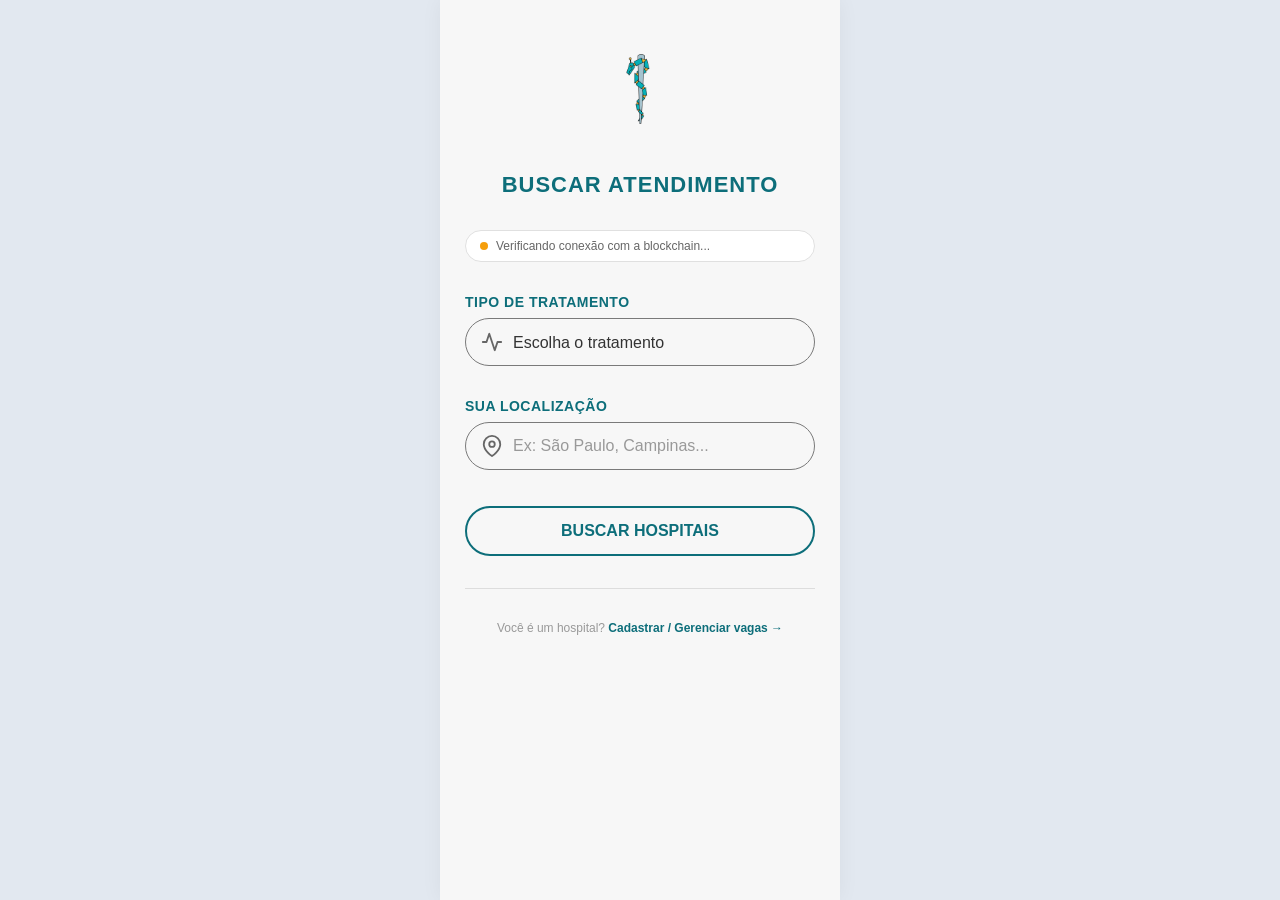
<file: src/interface-paciente/index.html>
<!DOCTYPE html>
<html lang="pt-BR">
<head>
    <meta charset="UTF-8">
    <meta name="viewport" content="width=device-width, initial-scale=1.0">
    <title>MedIn - Buscar Atendimento</title>
    <style>
        * { margin: 0; padding: 0; box-sizing: border-box; font-family: 'Arial', 'Helvetica Neue', sans-serif; }

        body {
            background-color: #e2e8f0;
            display: flex;
            justify-content: center;
            min-height: 100vh;
        }

        .mobile-container {
            width: 100%;
            max-width: 400px;
            min-height: 100vh;
            background-color: #f7f7f7;
            box-shadow: 0 0 20px rgba(0, 0, 0, 0.05);
            display: flex;
            flex-direction: column;
            align-items: center;
            padding: 40px 25px;
            gap: 32px;
        }

        .logo-wrapper {
            display: flex;
            justify-content: center;
            width: 100%;
        }

        .logo-wrapper img {
            width: 100px;
            height: auto;
            object-fit: contain;
            border-radius: 12px;
        }

        .page-title {
            color: #0d6e7a;
            font-size: 22px;
            font-weight: 900;
            text-transform: uppercase;
            letter-spacing: 1px;
            text-align: center;
        }

        .input-group {
            display: flex;
            flex-direction: column;
            align-items: center;
            gap: 8px;
            width: 100%;
        }

        label {
            color: #0d6e7a;
            font-weight: 900;
            font-size: 14px;
            letter-spacing: 0.5px;
            text-transform: uppercase;
            align-self: flex-start;
        }

        .input-wrapper {
            display: flex;
            align-items: center;
            width: 100%;
            border: 1.5px solid #7a7a7a;
            border-radius: 25px;
            padding: 12px 15px;
            background-color: transparent;
            transition: border-color 0.2s;
        }

        .input-wrapper:focus-within { border-color: #0d6e7a; }

        .input-wrapper svg { width: 22px; height: 22px; stroke: #666; flex-shrink: 0; }

        .input-wrapper input,
        .input-wrapper select {
            flex: 1;
            border: none;
            background: transparent;
            outline: none;
            font-size: 16px;
            color: #333;
            margin-left: 10px;
        }

        .input-wrapper select { appearance: none; cursor: pointer; }
        .input-wrapper input::placeholder { color: #999; }

        /* Status blockchain */
        .blockchain-status {
            display: flex;
            align-items: center;
            gap: 8px;
            font-size: 12px;
            color: #666;
            width: 100%;
            padding: 8px 14px;
            background: #fff;
            border-radius: 20px;
            border: 1px solid #e0e0e0;
        }

        .status-dot {
            width: 8px;
            height: 8px;
            border-radius: 50%;
            background: #ccc;
            flex-shrink: 0;
            transition: background 0.3s;
        }

        .status-dot.connected { background: #22c55e; }
        .status-dot.error { background: #ef4444; }
        .status-dot.loading { background: #f59e0b; animation: pulse 1s infinite; }

        @keyframes pulse { 0%, 100% { opacity: 1; } 50% { opacity: 0.4; } }

        .btn-buscar {
            margin-top: 4px;
            padding: 14px 40px;
            border: 2px solid #0d6e7a;
            border-radius: 25px;
            background-color: transparent;
            color: #0d6e7a;
            font-size: 16px;
            font-weight: 900;
            cursor: pointer;
            text-transform: uppercase;
            transition: all 0.2s ease-in-out;
            width: 100%;
        }

        .btn-buscar:hover { background-color: #0d6e7a; color: #fff; }
        .btn-buscar:active { transform: scale(0.97); }
        .btn-buscar:disabled { opacity: 0.5; cursor: not-allowed; transform: none; }

        .divider {
            width: 100%;
            height: 1px;
            background: #ddd;
        }

        .nav-hospital {
            text-align: center;
            font-size: 12px;
            color: #999;
        }

        .nav-hospital a {
            color: #0d6e7a;
            font-weight: 700;
            text-decoration: none;
        }

        .nav-hospital a:hover { text-decoration: underline; }
    </style>
</head>
<body>
    <main class="mobile-container">

        <div class="logo-wrapper">
            <img src="assets/logoMedIn.jpeg" alt="MedIn Logo">
        </div>

        <p class="page-title">Buscar Atendimento</p>

        <div class="blockchain-status">
            <div class="status-dot loading" id="statusDot"></div>
            <span id="statusText">Verificando conexão com a blockchain...</span>
        </div>

        <div class="input-group">
            <label for="atendimento">Tipo de Tratamento</label>
            <div class="input-wrapper">
                <svg viewBox="0 0 24 24" fill="none" stroke-width="2" stroke-linecap="round" stroke-linejoin="round">
                    <path d="M22 12h-4l-3 9L9 3l-3 9H2"/>
                </svg>
                <select id="atendimento">
                    <option value="" selected disabled>Escolha o tratamento</option>
                    <option value="clinica geral">Clínico Geral</option>
                    <option value="pediatria">Pediatria</option>
                    <option value="cardiologista">Cardiologista</option>
                    <option value="ortopedia">Ortopedia</option>
                </select>
            </div>
        </div>

        <div class="input-group">
            <label for="localizacao">Sua Localização</label>
            <div class="input-wrapper">
                <svg viewBox="0 0 24 24" fill="none" stroke-width="2" stroke-linecap="round" stroke-linejoin="round">
                    <path d="M21 10c0 7-9 13-9 13s-9-6-9-13a9 9 0 0 1 18 0z"/>
                    <circle cx="12" cy="10" r="3"/>
                </svg>
                <input type="text" id="localizacao" placeholder="Ex: São Paulo, Campinas...">
            </div>
        </div>

        <button type="button" class="btn-buscar" id="btn-buscar">Buscar Hospitais</button>

        <div class="divider"></div>

        <p class="nav-hospital">
            Você é um hospital? <a href="../interface-hospital/cadastro/index.html">Cadastrar / Gerenciar vagas →</a>
        </p>

    </main>

    <script src="./ethers.umd.min.js"></script>
    <script>
const MONAD_CHAIN_ID = "0x279F";
const MONAD_NETWORK = {
    chainId: "0x278F",
    chainName: "Monad Testnet",
    nativeCurrency: { name: "MON", symbol: "MON", decimals: 18 },
    rpcUrls: ["https://testnet-rpc.monad.xyz"],
    blockExplorerUrls: ["https://testnet.monadexplorer.com"]
};

async function garantirRedeMonad() {
    const chainAtual = await window.ethereum.request({ method: "eth_chainId" });
    if (chainAtual === MONAD_CHAIN_ID) return; // já está na rede certa

    try {
        await window.ethereum.request({
            method: "wallet_switchEthereumChain",
            params: [{ chainId: MONAD_CHAIN_ID }]
        });
    } catch (err) {
        // Código 4902 = rede não cadastrada na MetaMask ainda
        if (err.code === 4902) {
            await window.ethereum.request({
                method: "wallet_addEthereumChain",
                params: [MONAD_NETWORK]
            });
        } else {
            throw err;
        }
    }
}

        const CONTRACT_ADDRESS = "0x3e33cF43dFb58a34cB8c95B0fdf20814D4f8a82B";
        const CONTRACT_ABI = [
            "function totalHospitais() external view returns (uint256)"
        ];

        const statusDot = document.getElementById('statusDot');
        const statusText = document.getElementById('statusText');
        const btnBuscar = document.getElementById('btn-buscar');

        // Aguarda a MetaMask injetar window.ethereum (pode demorar alguns ms)
        function aguardarEthereum(tentativas = 30) {
            return new Promise((resolve) => {
                if (typeof window.ethereum !== 'undefined') {
                    return resolve(true);
                }
                let tentativa = 0;
                const intervalo = setInterval(() => {
                    tentativa++;
                    if (typeof window.ethereum !== 'undefined') {
                        clearInterval(intervalo);
                        resolve(true);
                    } else if (tentativa >= tentativas) {
                        clearInterval(intervalo);
                        resolve(false);
                    }
                }, 100); // verifica a cada 100ms, até 1 segundo
            });
        }

        async function verificarConexao() {
            try {
                const encontrou = await aguardarEthereum();
                if (!encontrou) {
                    throw new Error('MetaMask não encontrada');
                }
                await garantirRedeMonad();
                const provider = new ethers.BrowserProvider(window.ethereum);
                const contract = new ethers.Contract(CONTRACT_ADDRESS, CONTRACT_ABI, provider);
                const total = await contract.totalHospitais();
                statusDot.className = 'status-dot connected';
                statusText.textContent = `Blockchain conectada · ${Number(total)} hospital(is) cadastrado(s)`;
            } catch (err) {
                statusDot.className = 'status-dot error';
                // Distingue erro de "sem MetaMask" de outros erros de rede
                if (!window.ethereum) {
                    statusText.textContent = 'MetaMask não encontrada. Instale a extensão para continuar.';
                    btnBuscar.disabled = true;
                } else {
                    statusText.textContent = 'MetaMask encontrada, mas houve erro ao consultar a rede. Verifique se está na rede correta.';
                    // Não desabilita o botão — o usuário pode tentar buscar mesmo assim
                }
            }
        }

        function normalizarTexto(valor) {
            return (valor || '')
                .normalize('NFD')
                .replace(/[\u0300-\u036f]/g, '')
                .trim()
                .toLowerCase();
        }

        function obterCoordenadas(localizacaoTexto) {
            const texto = normalizarTexto(localizacaoTexto);
            if (texto.includes('sao paulo')) return { lat: -23.5505, lon: -46.6333 };
            if (texto.includes('santos')) return { lat: -23.9608, lon: -46.3336 };
            if (texto.includes('campinas')) return { lat: -22.9099, lon: -47.0626 };
            if (texto.includes('taubate') || texto.includes('taubaté')) return { lat: -23.0256, lon: -45.5554 };
            if (texto.includes('sorocaba')) return { lat: -23.5015, lon: -47.4526 };
            return { lat: -23.5505, lon: -46.6333 }; // fallback SP
        }

        btnBuscar.addEventListener('click', function () {
            const categoriaSelecionada = document.getElementById('atendimento').value;
            if (!categoriaSelecionada) {
                alert('Selecione o tipo de tratamento para continuar.');
                return;
            }

            const localizacaoTexto = document.getElementById('localizacao').value || 'Sao Paulo';
            const coords = obterCoordenadas(localizacaoTexto);

            localStorage.setItem('categoriaBusca', categoriaSelecionada);
            localStorage.setItem('localizacaoTexto', localizacaoTexto);
            localStorage.setItem('userLat', String(coords.lat));
            localStorage.setItem('userLon', String(coords.lon));

            window.location.href = 'consulta.html';
        });

        verificarConexao();
    </script>
</body>
</html>
</file>
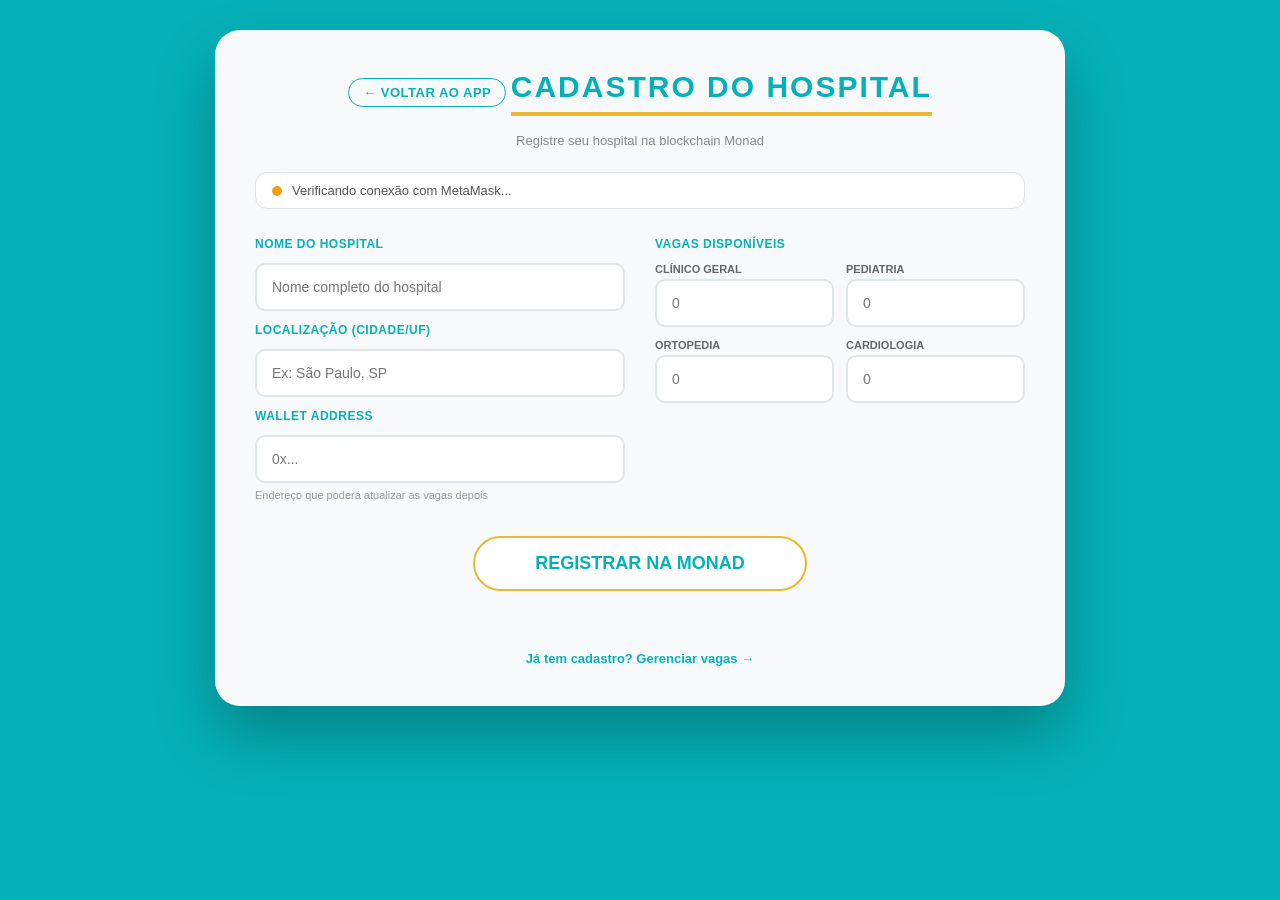
<file: src/interface-hospital/cadastro/index.html>
<!DOCTYPE html>
<html lang="pt-br">
<head>
    <meta charset="UTF-8">
    <meta name="viewport" content="width=device-width, initial-scale=1.0">
    <title>MedIn - Cadastro Hospitalar</title>
    <link rel="stylesheet" href="style.css">
</head>
<body>

    <div class="admin-panel">

        <div class="header-section">
            <a href="../../interface-paciente/index.html" class="btn-back">← Voltar ao App</a>
            <h2>Cadastro do Hospital</h2>
            <p class="header-sub">Registre seu hospital na blockchain Monad</p>
        </div>

        <!-- Status blockchain -->
        <div class="blockchain-status" id="blockchainStatus">
            <div class="status-dot loading" id="statusDot"></div>
            <span id="statusText">Verificando conexão com MetaMask...</span>
        </div>

        <div class="form-container">
            <div class="form-section">
                <label class="label-text">Nome do Hospital</label>
                <input id="hospitalNome" type="text" class="input-field" placeholder="Nome completo do hospital">

                <label class="label-text">Localização (Cidade/UF)</label>
                <input id="hospitalLocalizacao" type="text" class="input-field" placeholder="Ex: São Paulo, SP">

                <label class="label-text">Wallet Address</label>
                <input id="hospitalWallet" type="text" class="input-field" placeholder="0x...">
                <p class="field-hint">Endereço que poderá atualizar as vagas depois</p>
            </div>

            <div class="form-section">
                <label class="label-text">Vagas Disponíveis</label>
                <div class="vagas-grid">
                    <div class="vaga-item">
                        <span class="vaga-label">Clínico Geral</span>
                        <input id="vagasGeral" type="number" class="input-field" placeholder="0" min="0">
                    </div>
                    <div class="vaga-item">
                        <span class="vaga-label">Pediatria</span>
                        <input id="vagasPediatria" type="number" class="input-field" placeholder="0" min="0">
                    </div>
                    <div class="vaga-item">
                        <span class="vaga-label">Ortopedia</span>
                        <input id="vagasOrtopedia" type="number" class="input-field" placeholder="0" min="0">
                    </div>
                    <div class="vaga-item">
                        <span class="vaga-label">Cardiologia</span>
                        <input id="vagasCardio" type="number" class="input-field" placeholder="0" min="0">
                    </div>
                </div>
            </div>
        </div>

        <div class="footer-section">
            <button class="btn-register" id="btnCadastrar">Registrar na Monad</button>
        </div>

        <p id="statusCadastro" class="status-msg" aria-live="polite"></p>

        <!-- Link para gestão após cadastro (aparece depois do sucesso) -->
        <div id="linkGestao" class="link-gestao" style="display:none">
            <p>Hospital cadastrado com ID: <strong id="hospitalIdRegistrado">—</strong></p>
            <a id="btnIrGestao" href="../gestao_de_vagas/index.html" class="btn-link-gestao">
                Gerenciar Vagas →
            </a>
        </div>

        <div class="nav-links">
            <a href="../gestao_de_vagas/index.html">Já tem cadastro? Gerenciar vagas →</a>
        </div>

    </div>

    <script src="./ethers.umd.min.js"></script>
    <script src="script.js"></script>
</body>
</html>
</file>
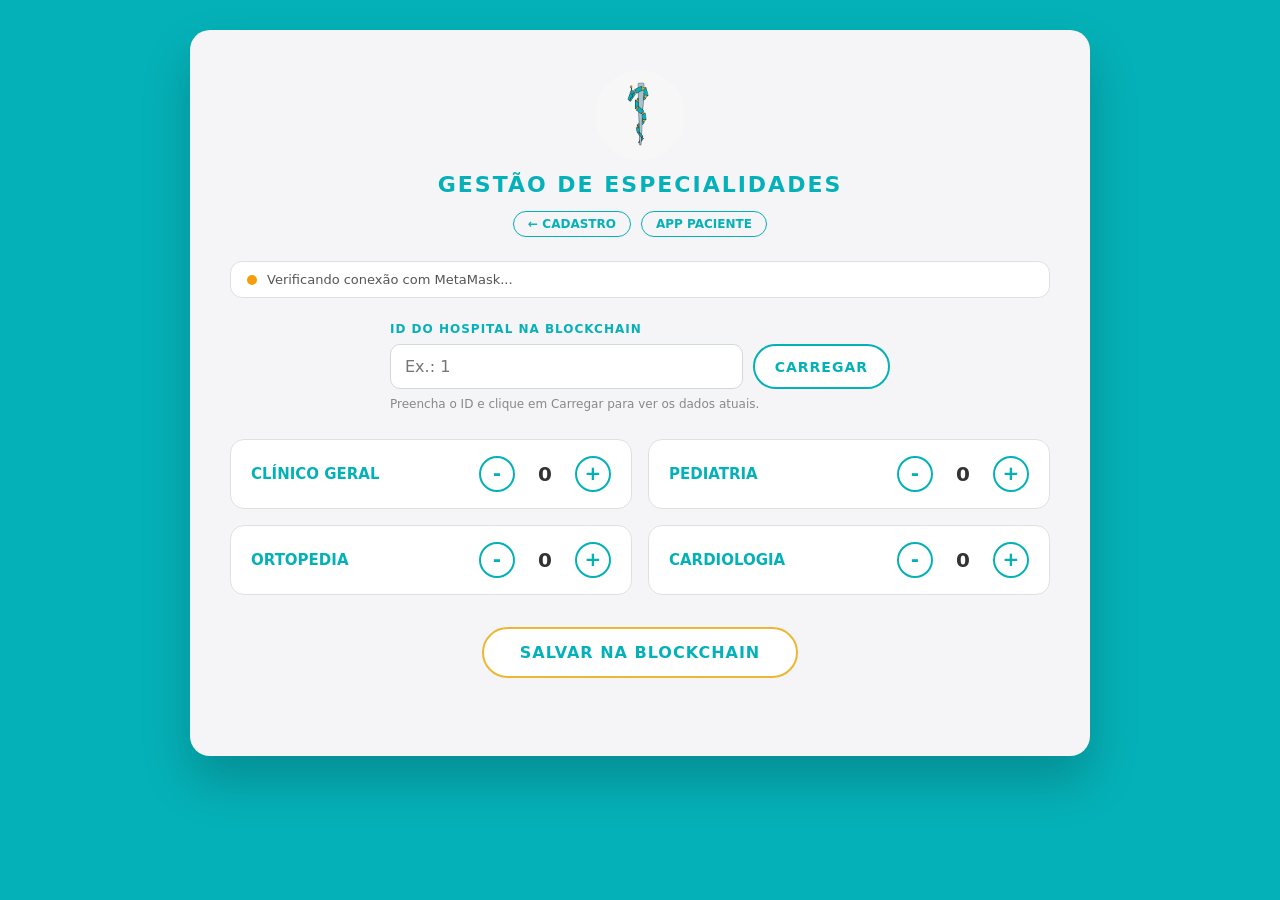
<file: src/interface-hospital/gestao_de_vagas/index.html>
<!DOCTYPE html>
<html lang="pt-br">
<head>
    <meta charset="UTF-8">
    <meta name="viewport" content="width=device-width, initial-scale=1.0">
    <title>MedIn - Gestão de Vagas</title>
    <link rel="stylesheet" href="style.css">
</head>
<body>

    <div class="web-container">

        <div class="header-section">
            <div class="logo-circle"></div>
            <h2>Gestão de Especialidades</h2>
            <div class="header-nav">
                <a href="../cadastro/index.html" class="btn-nav">← Cadastro</a>
                <a href="../../interface-paciente/index.html" class="btn-nav">App Paciente</a>
            </div>
        </div>

        <!-- Blockchain status -->
        <div class="blockchain-status" id="blockchainStatus">
            <div class="status-dot loading" id="statusDot"></div>
            <span id="statusText">Verificando conexão com MetaMask...</span>
        </div>

        <!-- ID do hospital -->
        <div class="hospital-meta">
            <label for="hospitalIdInput">ID do Hospital na Blockchain</label>
            <div class="id-input-row">
                <input id="hospitalIdInput" type="number" min="1" placeholder="Ex.: 1">
                <button class="btn-send secondary" id="btnCarregar">Carregar</button>
            </div>
            <p class="field-hint" id="hospitalNomeInfo">Preencha o ID e clique em Carregar para ver os dados atuais.</p>
        </div>

        <div class="items-grid">
            <div class="item-card">
                <div class="label-box">Clínico Geral</div>
                <div class="counter-group">
                    <button class="btn-circle" onclick="alterarQuantidade(this, -1)">-</button>
                    <span class="number-display" id="displayGeral">0</span>
                    <button class="btn-circle" onclick="alterarQuantidade(this, 1)">+</button>
                </div>
            </div>

            <div class="item-card">
                <div class="label-box">Pediatria</div>
                <div class="counter-group">
                    <button class="btn-circle" onclick="alterarQuantidade(this, -1)">-</button>
                    <span class="number-display" id="displayPediatria">0</span>
                    <button class="btn-circle" onclick="alterarQuantidade(this, 1)">+</button>
                </div>
            </div>

            <div class="item-card">
                <div class="label-box">Ortopedia</div>
                <div class="counter-group">
                    <button class="btn-circle" onclick="alterarQuantidade(this, -1)">-</button>
                    <span class="number-display" id="displayOrtopedia">0</span>
                    <button class="btn-circle" onclick="alterarQuantidade(this, 1)">+</button>
                </div>
            </div>

            <div class="item-card">
                <div class="label-box">Cardiologia</div>
                <div class="counter-group">
                    <button class="btn-circle" onclick="alterarQuantidade(this, -1)">-</button>
                    <span class="number-display" id="displayCardio">0</span>
                    <button class="btn-circle" onclick="alterarQuantidade(this, 1)">+</button>
                </div>
            </div>
        </div>

        <div class="footer-actions">
            <button class="btn-send" id="btnEnviar">Salvar na Blockchain</button>
        </div>

        <p id="statusEnvio" class="status-msg" aria-live="polite"></p>

    </div>

    <script src="./ethers.umd.min.js"></script>
    <script src="script.js"></script>
</body>
</html>
</file>
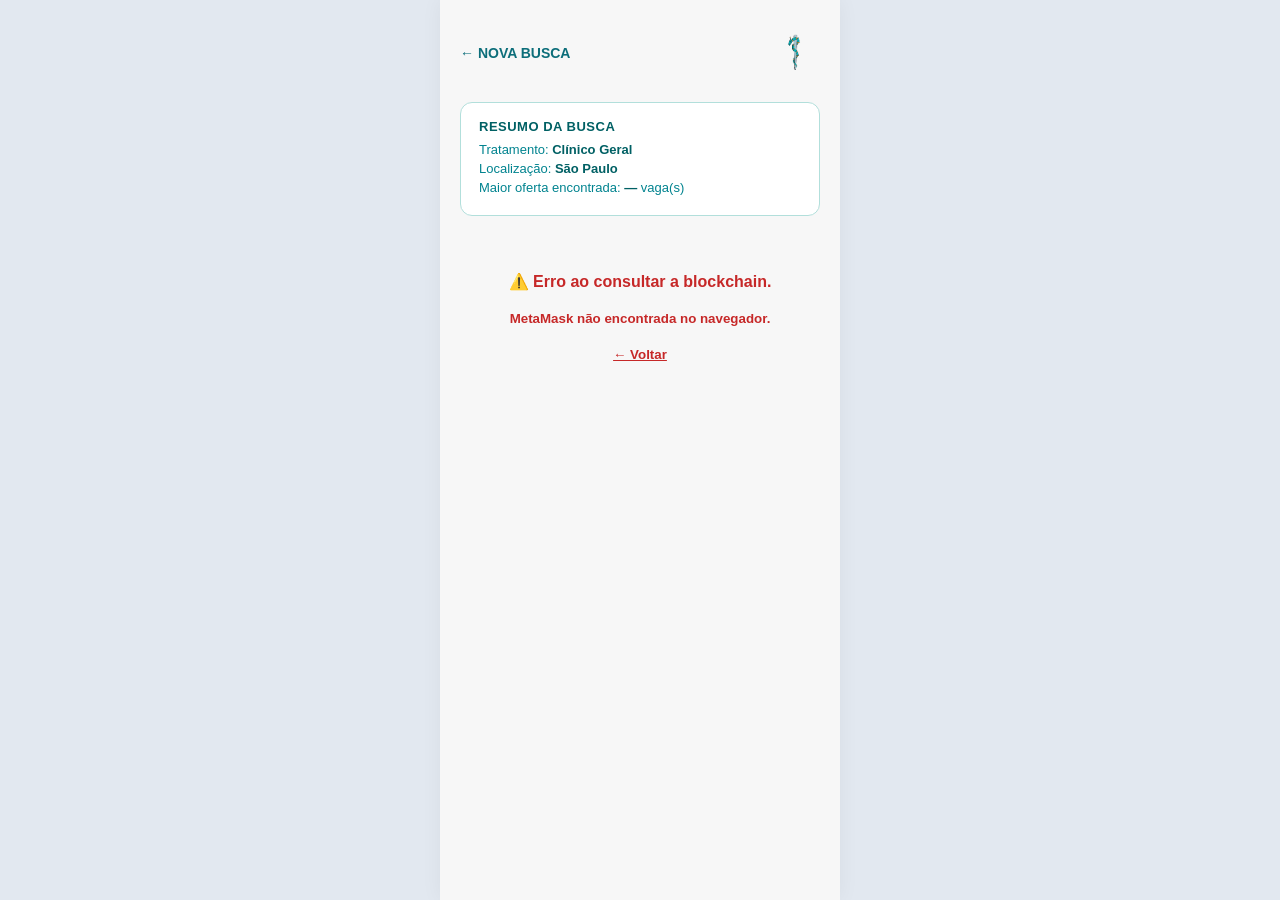
<file: src/interface-paciente/consulta.html>
<!DOCTYPE html>
<html lang="pt-br">
<head>
    <meta charset="UTF-8">
    <meta name="viewport" content="width=device-width, initial-scale=1.0">
    <title>MedIn - Resultados</title>
    <style>
        * { margin: 0; padding: 0; box-sizing: border-box; font-family: Arial, Helvetica, sans-serif; }

        body {
            background-color: #e2e8f0;
            display: flex;
            justify-content: center;
            min-height: 100vh;
        }

        .main-container {
            width: 100%;
            max-width: 400px;
            min-height: 100vh;
            background-color: #f7f7f7;
            box-shadow: 0 0 20px rgba(0,0,0,0.05);
            padding: 20px;
            display: flex;
            flex-direction: column;
            gap: 16px;
        }

        /* Header com logo e voltar */
        .top-bar {
            display: flex;
            align-items: center;
            justify-content: space-between;
            padding: 8px 0;
        }

        .btn-voltar {
            display: flex;
            align-items: center;
            gap: 6px;
            background: none;
            border: none;
            color: #0d6e7a;
            font-size: 14px;
            font-weight: 700;
            cursor: pointer;
            text-transform: uppercase;
            padding: 8px 0;
        }

        .btn-voltar:hover { text-decoration: underline; }

        .top-logo {
            width: 50px;
            height: 50px;
            border-radius: 8px;
            object-fit: cover;
        }

        /* Card de resumo */
        .summary-card {
            background: #fff;
            border-radius: 12px;
            padding: 16px 18px;
            border: 1.5px solid #b2dfdb;
        }

        .summary-card h3 {
            color: #006064;
            font-size: 13px;
            text-transform: uppercase;
            letter-spacing: 0.5px;
            margin-bottom: 8px;
        }

        .summary-line {
            color: #00838f;
            font-size: 13px;
            margin-bottom: 4px;
        }

        .summary-line span {
            font-weight: 700;
            color: #006064;
        }

        /* Estado de loading / erro */
        .state-msg {
            text-align: center;
            padding: 40px 20px;
            color: #00838f;
            font-weight: 600;
        }

        .state-msg.error { color: #c62828; }

        .spinner {
            display: inline-block;
            width: 30px;
            height: 30px;
            border: 3px solid #b2dfdb;
            border-top-color: #0d6e7a;
            border-radius: 50%;
            animation: spin 0.8s linear infinite;
            margin-bottom: 12px;
        }

        @keyframes spin { to { transform: rotate(360deg); } }

        /* Cards dos hospitais */
        .results-list {
            display: flex;
            flex-direction: column;
            gap: 14px;
        }

        .hospital-card {
            background: #fff;
            border-radius: 12px;
            padding: 18px;
            border-left: 4px solid #9e9e9e;
            position: relative;
        }

        .hospital-card.top { border-left-color: #fbc02d; }

        .badge-top {
            position: absolute;
            top: 12px;
            right: 14px;
            background: #fbc02d;
            color: #fff;
            font-size: 10px;
            font-weight: 800;
            padding: 3px 8px;
            border-radius: 10px;
            text-transform: uppercase;
        }

        .hospital-card h2 {
            color: #006064;
            font-size: 15px;
            margin-bottom: 10px;
            padding-right: 60px;
        }

        .detail-line {
            color: #00838f;
            font-size: 13px;
            margin-bottom: 5px;
            display: flex;
            justify-content: space-between;
        }

        .detail-line strong { color: #004d40; }

        .score-bar {
            margin-top: 10px;
            height: 4px;
            background: #e0f2f1;
            border-radius: 2px;
            overflow: hidden;
        }

        .score-fill {
            height: 100%;
            background: linear-gradient(90deg, #0d6e7a, #22c55e);
            border-radius: 2px;
            transition: width 0.8s ease;
        }

        .divider { height: 1px; background: #ddd; }

        /* Sem resultados */
        .empty-state {
            text-align: center;
            padding: 30px 20px;
            color: #888;
            font-size: 14px;
        }
    </style>
</head>
<body>

    <div class="main-container">

        <div class="top-bar">
            <button class="btn-voltar" onclick="window.location.href='index.html'">
                ← Nova Busca
            </button>
            <img src="assets/logoMedIn.jpeg" alt="MedIn" class="top-logo">
        </div>

        <div class="summary-card">
            <h3>Resumo da Busca</h3>
            <p class="summary-line">Tratamento: <span id="resumo-categoria">—</span></p>
            <p class="summary-line">Localização: <span id="resumo-local">—</span></p>
            <p class="summary-line">Maior oferta encontrada: <span id="resumo-oferta">—</span> vaga(s)</p>
        </div>

        <div id="resultados-container">
            <div class="state-msg">
                <div class="spinner"></div>
                <br>Buscando melhores opções na blockchain...
            </div>
        </div>

    </div>

    <script src="./ethers.umd.min.js"></script>
    <script>
const MONAD_CHAIN_ID = "0x279F"; // 10143 decimal
const MONAD_NETWORK = {
    chainId: "0x278F",
    chainName: "Monad Testnet",
    nativeCurrency: { name: "MON", symbol: "MON", decimals: 18 },
    rpcUrls: ["https://testnet-rpc.monad.xyz"],
    blockExplorerUrls: ["https://testnet.monadexplorer.com"]
};

async function garantirRedeMonad() {
    const chainAtual = await window.ethereum.request({ method: "eth_chainId" });
    if (chainAtual === MONAD_CHAIN_ID) return; // já está na rede certa

    try {
        await window.ethereum.request({
            method: "wallet_switchEthereumChain",
            params: [{ chainId: MONAD_CHAIN_ID }]
        });
    } catch (err) {
        // Código 4902 = rede não cadastrada na MetaMask ainda
        if (err.code === 4902) {
            await window.ethereum.request({
                method: "wallet_addEthereumChain",
                params: [MONAD_NETWORK]
            });
        } else {
            throw err;
        }
    }
}

        const CONTRACT_ADDRESS = "0x3e33cF43dFb58a34cB8c95B0fdf20814D4f8a82B";
        const CONTRACT_ABI = [
            "function totalHospitais() external view returns (uint256)",
            "function obterHospital(uint256 id) external view returns ((uint256 id, string nome, string localizacao, address wallet, (uint256 geral, uint256 pediatria, uint256 ortopedia, uint256 cardio) vagas, uint256 criadoEm))"
        ];

        function normalizarTexto(valor) {
            return (valor || "")
                .normalize("NFD")
                .replace(/[\u0300-\u036f]/g, "")
                .trim()
                .toLowerCase();
        }

        function coordenadasDoHospital(localizacao) {
            const texto = normalizarTexto(localizacao);
            if (texto.includes("sao paulo")) return { lat: -23.5505, lon: -46.6333 };
            if (texto.includes("santos")) return { lat: -23.9608, lon: -46.3336 };
            if (texto.includes("campinas")) return { lat: -22.9099, lon: -47.0626 };
            if (texto.includes("taubate")) return { lat: -23.0256, lon: -45.5554 };
            if (texto.includes("sorocaba")) return { lat: -23.5015, lon: -47.4526 };
            return { lat: -23.5505, lon: -46.6333 };
        }

        function calcularDistanciaKm(latA, lonA, latB, lonB) {
            const R = 6371;
            const dLat = (latB - latA) * (Math.PI / 180);
            const dLon = (lonB - lonA) * (Math.PI / 180);
            const a =
                Math.sin(dLat / 2) ** 2 +
                Math.cos(latA * Math.PI / 180) * Math.cos(latB * Math.PI / 180) *
                Math.sin(dLon / 2) ** 2;
            return R * 2 * Math.atan2(Math.sqrt(a), Math.sqrt(1 - a));
        }

        function obterCampoVagas(vagasStruct, categoria) {
            if (categoria === "clinica geral") return Number(vagasStruct.geral);
            if (categoria === "pediatria") return Number(vagasStruct.pediatria);
            if (categoria === "ortopedia") return Number(vagasStruct.ortopedia);
            if (categoria === "cardiologista") return Number(vagasStruct.cardio);
            return Number(vagasStruct.geral);
        }

        async function montarRankingBlockchain(latUser, lonUser, categoria) {
            if (typeof window.ethereum === "undefined") {
                throw new Error("MetaMask não encontrada no navegador.");
            }

            await garantirRedeMonad();
            const provider = new ethers.BrowserProvider(window.ethereum);
            const contract = new ethers.Contract(CONTRACT_ADDRESS, CONTRACT_ABI, provider);

            const total = Number(await contract.totalHospitais());

            if (total === 0) {
                return { categoria_utilizada: categoria, maior_vaga_categoria: 0, ranking: [] };
            }

            const hospitais = [];

            for (let id = 1; id <= total; id++) {
                const h = await contract.obterHospital(id);
                const vagas = obterCampoVagas(h.vagas, categoria);
                if (vagas <= 0) continue;

                const coords = coordenadasDoHospital(h.localizacao);
                const distanciaKm = calcularDistanciaKm(latUser, lonUser, coords.lat, coords.lon);

                hospitais.push({
                    nome: h.nome,
                    localizacao: h.localizacao,
                    vagas,
                    distancia_km: Number(distanciaKm.toFixed(2))
                });
            }

            if (hospitais.length === 0) {
                return { categoria_utilizada: categoria, maior_vaga_categoria: 0, ranking: [] };
            }

            const maxVagas = Math.max(...hospitais.map(h => h.vagas));
            const maxDistancia = Math.max(...hospitais.map(h => h.distancia_km)) || 1;

            const ranking = hospitais.map(h => {
                const scoreDistancia = 1 - (h.distancia_km / maxDistancia);
                const scoreVagas = h.vagas / maxVagas;
                const scoreBase = (scoreVagas * 0.55) + (scoreDistancia * 0.45);
                return { ...h, score_base: scoreBase, diferenca_vagas: maxVagas - h.vagas };
            });

            const maxScore = Math.max(...ranking.map(h => h.score_base));
            const minScore = Math.min(...ranking.map(h => h.score_base));

            ranking.forEach(h => {
                h.score_final = maxScore === minScore
                    ? 10
                    : Number(((h.score_base - minScore) / (maxScore - minScore) * 10).toFixed(2));
            });

            ranking.sort((a, b) => b.score_final - a.score_final || b.vagas - a.vagas);

            return { categoria_utilizada: categoria, maior_vaga_categoria: maxVagas, ranking };
        }

        function desenharCartoes(hospitais) {
            const container = document.getElementById('resultados-container');
            container.innerHTML = '';

            if (hospitais.length === 0) {
                container.innerHTML = `
                    <div class="empty-state">
                        <p>Nenhum hospital com vagas disponíveis para essa especialidade.</p>
                        <br>
                        <button onclick="window.location.href='index.html'" style="color:#0d6e7a;background:none;border:none;cursor:pointer;font-weight:700;text-decoration:underline;">
                            ← Voltar e tentar outra especialidade
                        </button>
                    </div>`;
                return;
            }

            const lista = document.createElement('div');
            lista.className = 'results-list';

            hospitais.forEach((h, i) => {
                const card = document.createElement('div');
                card.className = `hospital-card${i === 0 ? ' top' : ''}`;

                card.innerHTML = `
                    ${i === 0 ? '<span class="badge-top">⭐ Melhor opção</span>' : ''}
                    <h2>${h.nome.toUpperCase()}</h2>
                    <p class="detail-line"><span>📍 Localização</span> <strong>${h.localizacao}</strong></p>
                    <p class="detail-line"><span>🛏 Vagas disponíveis</span> <strong>${h.vagas}</strong></p>
                    <p class="detail-line"><span>📏 Distância</span> <strong>${h.distancia_km} km</strong></p>
                    <p class="detail-line"><span>📊 Score do algoritmo</span> <strong>${h.score_final}/10</strong></p>
                    <div class="score-bar"><div class="score-fill" style="width:${h.score_final * 10}%"></div></div>
                `;

                lista.appendChild(card);

                if (i < hospitais.length - 1) {
                    const div = document.createElement('div');
                    div.className = 'divider';
                    lista.appendChild(div);
                }
            });

            container.appendChild(lista);
        }

        window.onload = async function () {
            const categoria = localStorage.getItem('categoriaBusca') || 'clinica geral';
            const localizacaoTexto = localStorage.getItem('localizacaoTexto') || 'São Paulo';
            const lat = parseFloat(localStorage.getItem('userLat')) || -23.5505;
            const lon = parseFloat(localStorage.getItem('userLon')) || -46.6333;

            // Preenche resumo
            const nomes = {
                'clinica geral': 'Clínico Geral',
                'pediatria': 'Pediatria',
                'cardiologista': 'Cardiologista',
                'ortopedia': 'Ortopedia'
            };
            document.getElementById('resumo-categoria').textContent = nomes[categoria] || categoria;
            document.getElementById('resumo-local').textContent = localizacaoTexto;

            try {
                const payload = await montarRankingBlockchain(lat, lon, categoria);
                document.getElementById('resumo-oferta').textContent = payload.maior_vaga_categoria;
                desenharCartoes(payload.ranking);
            } catch (err) {
                console.error(err);
                document.getElementById('resultados-container').innerHTML = `
                    <div class="state-msg error">
                        ⚠️ Erro ao consultar a blockchain.<br><br>
                        <small>${err.message}</small><br><br>
                        <button onclick="window.location.href='index.html'" style="color:#c62828;background:none;border:none;cursor:pointer;font-weight:700;text-decoration:underline;">
                            ← Voltar
                        </button>
                    </div>`;
            }
        };
    </script>
</body>
</html>
</file>
<file: src/interface-hospital/cadastro/style.css>
* {
    margin: 0;
    padding: 0;
    box-sizing: border-box;
    font-family: 'Segoe UI', Tahoma, Geneva, Verdana, sans-serif;
}

html, body {
    height: 100%;
    width: 100%;
}

body {
    background-color: #05b1b8;
    display: flex;
    justify-content: center;
    align-items: flex-start;
    padding: 30px 20px;
    min-height: 100vh;
}

.admin-panel {
    width: 100%;
    max-width: 850px;
    background-color: #f8f9fa;
    border-radius: 25px;
    padding: 40px;
    box-shadow: 0 30px 60px rgba(0, 0, 0, 0.25);
}

/* Header */
.header-section {
    text-align: center;
    margin-bottom: 24px;
    position: relative;
}

.btn-back {
    display: inline-block;
    color: #05b1b8;
    font-size: 13px;
    font-weight: 700;
    text-decoration: none;
    text-transform: uppercase;
    letter-spacing: 0.5px;
    margin-bottom: 16px;
    padding: 6px 14px;
    border: 1.5px solid #05b1b8;
    border-radius: 20px;
    transition: all 0.2s;
}

.btn-back:hover {
    background: #05b1b8;
    color: #fff;
}

.header-section h2 {
    font-size: 30px;
    text-transform: uppercase;
    letter-spacing: 2px;
    color: #05b1b8;
    border-bottom: 4px solid #ecb733;
    display: inline-block;
    padding-bottom: 8px;
}

.header-sub {
    color: #888;
    font-size: 13px;
    margin-top: 10px;
}

/* Blockchain status */
.blockchain-status {
    display: flex;
    align-items: center;
    gap: 10px;
    font-size: 13px;
    color: #555;
    background: #fff;
    border: 1px solid #e0e0e0;
    border-radius: 12px;
    padding: 10px 16px;
    margin-bottom: 28px;
}

.status-dot {
    width: 10px;
    height: 10px;
    border-radius: 50%;
    background: #ccc;
    flex-shrink: 0;
    transition: background 0.3s;
}

.status-dot.connected { background: #22c55e; }
.status-dot.error { background: #ef4444; }
.status-dot.loading { background: #f59e0b; animation: pulse 1s infinite; }

@keyframes pulse { 0%, 100% { opacity: 1; } 50% { opacity: 0.4; } }

/* Form */
.form-container {
    display: grid;
    grid-template-columns: 1fr 1fr;
    gap: 30px;
}

.form-section {
    display: flex;
    flex-direction: column;
    gap: 12px;
}

.label-text {
    font-size: 12px;
    font-weight: 800;
    color: #05b1b8;
    text-transform: uppercase;
    letter-spacing: 0.5px;
}

.input-field {
    width: 100%;
    height: 48px;
    background-color: #ffffff;
    border: 2px solid #e0e6e6;
    border-radius: 10px;
    padding: 0 15px;
    font-size: 14px;
    outline: none;
    transition: all 0.3s ease;
}

.input-field:focus {
    border-color: #05b1b8;
    box-shadow: 0 0 8px rgba(5, 177, 184, 0.2);
}

.field-hint {
    font-size: 11px;
    color: #999;
    margin-top: -6px;
}

.vagas-grid {
    display: grid;
    grid-template-columns: 1fr 1fr;
    gap: 12px;
}

.vaga-item {
    display: flex;
    flex-direction: column;
    gap: 4px;
}

.vaga-label {
    font-size: 11px;
    color: #666;
    font-weight: 600;
    text-transform: uppercase;
}

/* Footer */
.footer-section {
    display: flex;
    justify-content: center;
    margin-top: 35px;
}

.btn-register {
    background-color: #ffffff;
    color: #05b1b8;
    border: 2px solid #ecb733;
    padding: 15px 60px;
    border-radius: 40px;
    font-size: 18px;
    font-weight: 700;
    cursor: pointer;
    text-transform: uppercase;
    transition: all 0.3s ease;
}

.btn-register:hover {
    background-color: #ecb733;
    color: #ffffff;
    transform: translateY(-3px);
    box-shadow: 0 8px 20px rgba(236, 183, 51, 0.3);
}

.btn-register:disabled {
    opacity: 0.5;
    cursor: not-allowed;
    transform: none;
}

.status-msg {
    min-height: 24px;
    margin-top: 16px;
    text-align: center;
    font-size: 14px;
    font-weight: 600;
    color: #22505a;
}

/* Link para gestão após cadastro */
.link-gestao {
    margin-top: 20px;
    text-align: center;
    padding: 20px;
    background: #e8f5e9;
    border-radius: 12px;
    border: 1px solid #a5d6a7;
}

.link-gestao p {
    color: #2e7d32;
    font-size: 14px;
    margin-bottom: 12px;
}

.btn-link-gestao {
    display: inline-block;
    background: #05b1b8;
    color: #fff;
    padding: 12px 30px;
    border-radius: 25px;
    font-weight: 700;
    text-decoration: none;
    font-size: 14px;
    text-transform: uppercase;
    transition: all 0.2s;
}

.btn-link-gestao:hover {
    background: #038a90;
    transform: translateY(-2px);
}

/* Nav links */
.nav-links {
    text-align: center;
    margin-top: 20px;
    font-size: 13px;
}

.nav-links a {
    color: #05b1b8;
    font-weight: 700;
    text-decoration: none;
}

.nav-links a:hover { text-decoration: underline; }

@media (max-width: 700px) {
    .form-container {
        grid-template-columns: 1fr;
    }

    .admin-panel {
        padding: 25px;
    }

    body {
        padding: 20px 12px;
    }
}
</file>
<file: src/interface-hospital/gestao_de_vagas/style.css>
* {
    margin: 0;
    padding: 0;
    box-sizing: border-box;
    font-family: 'Segoe UI', system-ui, sans-serif;
}

body {
    background-color: #05b1b8;
    display: flex;
    justify-content: center;
    align-items: flex-start;
    min-height: 100vh;
    padding: 30px 20px;
}

.web-container {
    width: 100%;
    max-width: 900px;
    background-color: #f5f5f7;
    border-radius: 20px;
    padding: 40px;
    box-shadow: 0 25px 50px rgba(0, 0, 0, 0.2);
}

/* Header */
.header-section {
    display: flex;
    flex-direction: column;
    align-items: center;
    margin-bottom: 24px;
}

.logo-circle {
    width: 90px;
    height: 90px;
    background-image: url('assets/logoMedIn.jpeg');
    background-size: cover;
    background-position: center;
    border-radius: 50%;
    margin-bottom: 12px;
}

.header-section h2 {
    color: #05b1b8;
    text-transform: uppercase;
    letter-spacing: 2px;
    font-size: 22px;
    margin-bottom: 14px;
}

.header-nav {
    display: flex;
    gap: 10px;
}

.btn-nav {
    color: #05b1b8;
    font-size: 12px;
    font-weight: 700;
    text-decoration: none;
    text-transform: uppercase;
    padding: 5px 14px;
    border: 1.5px solid #05b1b8;
    border-radius: 20px;
    transition: all 0.2s;
}

.btn-nav:hover {
    background: #05b1b8;
    color: #fff;
}

/* Blockchain status */
.blockchain-status {
    display: flex;
    align-items: center;
    gap: 10px;
    font-size: 13px;
    color: #555;
    background: #fff;
    border: 1px solid #e0e0e0;
    border-radius: 12px;
    padding: 10px 16px;
    margin-bottom: 24px;
}

.status-dot {
    width: 10px;
    height: 10px;
    border-radius: 50%;
    background: #ccc;
    flex-shrink: 0;
    transition: background 0.3s;
}

.status-dot.connected { background: #22c55e; }
.status-dot.error { background: #ef4444; }
.status-dot.loading { background: #f59e0b; animation: pulse 1s infinite; }

@keyframes pulse { 0%, 100% { opacity: 1; } 50% { opacity: 0.4; } }

/* Hospital ID input */
.hospital-meta {
    margin: 0 auto 28px;
    max-width: 500px;
    display: flex;
    flex-direction: column;
    gap: 8px;
}

.hospital-meta label {
    color: #05b1b8;
    font-weight: 700;
    text-transform: uppercase;
    letter-spacing: 1px;
    font-size: 12px;
}

.id-input-row {
    display: flex;
    gap: 10px;
}

.hospital-meta input {
    flex: 1;
    border: 1.5px solid #cfd8dc;
    border-radius: 10px;
    padding: 12px 14px;
    font-size: 16px;
    outline: none;
    transition: border-color 0.2s;
}

.hospital-meta input:focus {
    border-color: #05b1b8;
    box-shadow: 0 0 0 3px rgba(5, 177, 184, 0.15);
}

.field-hint {
    font-size: 12px;
    color: #888;
}

/* Grid de vagas */
.items-grid {
    display: grid;
    grid-template-columns: repeat(auto-fit, minmax(300px, 1fr));
    gap: 16px;
    margin-bottom: 32px;
}

.item-card {
    background-color: #ffffff;
    padding: 16px 20px;
    border-radius: 14px;
    display: flex;
    align-items: center;
    justify-content: space-between;
    border: 1.5px solid #e0e0e0;
    transition: border-color 0.2s;
}

.item-card:hover { border-color: #05b1b8; }

.label-box {
    color: #05b1b8;
    font-weight: 700;
    font-size: 15px;
    text-transform: uppercase;
}

.counter-group {
    display: flex;
    align-items: center;
    gap: 12px;
}

.btn-circle {
    width: 36px;
    height: 36px;
    background: transparent;
    color: #05b1b8;
    border: 2px solid #05b1b8;
    border-radius: 50%;
    font-size: 20px;
    font-weight: bold;
    cursor: pointer;
    display: flex;
    justify-content: center;
    align-items: center;
    padding-bottom: 2px;
    transition: 0.2s;
}

.btn-circle:hover {
    background-color: #05b1b8;
    color: white;
}

.number-display {
    font-size: 20px;
    font-weight: 700;
    min-width: 36px;
    text-align: center;
    color: #333;
}

/* Footer */
.footer-actions {
    display: flex;
    justify-content: center;
    gap: 14px;
    flex-wrap: wrap;
}

.status-msg {
    min-height: 24px;
    margin-top: 14px;
    text-align: center;
    font-size: 14px;
    font-weight: 600;
    color: #22505a;
}

.btn-send {
    background-color: #ffffff;
    color: #05b1b8;
    border: 2px solid #ecb733;
    padding: 14px 36px;
    border-radius: 50px;
    font-size: 16px;
    font-weight: 700;
    cursor: pointer;
    text-transform: uppercase;
    letter-spacing: 1px;
    transition: all 0.3s ease;
}

.btn-send.secondary {
    border-color: #05b1b8;
    padding: 12px 20px;
    font-size: 14px;
}

.btn-send.secondary:hover {
    background-color: #05b1b8;
    color: #ffffff;
}

.btn-send:hover {
    background-color: #ecb733;
    color: white;
    transform: translateY(-2px);
    box-shadow: 0 8px 20px rgba(236, 183, 51, 0.3);
}

.btn-send:disabled {
    opacity: 0.5;
    cursor: not-allowed;
    transform: none;
}

@media (max-width: 600px) {
    .items-grid {
        grid-template-columns: 1fr;
    }

    .web-container {
        padding: 24px 16px;
    }

    body {
        padding: 16px 10px;
    }
}
</file>
